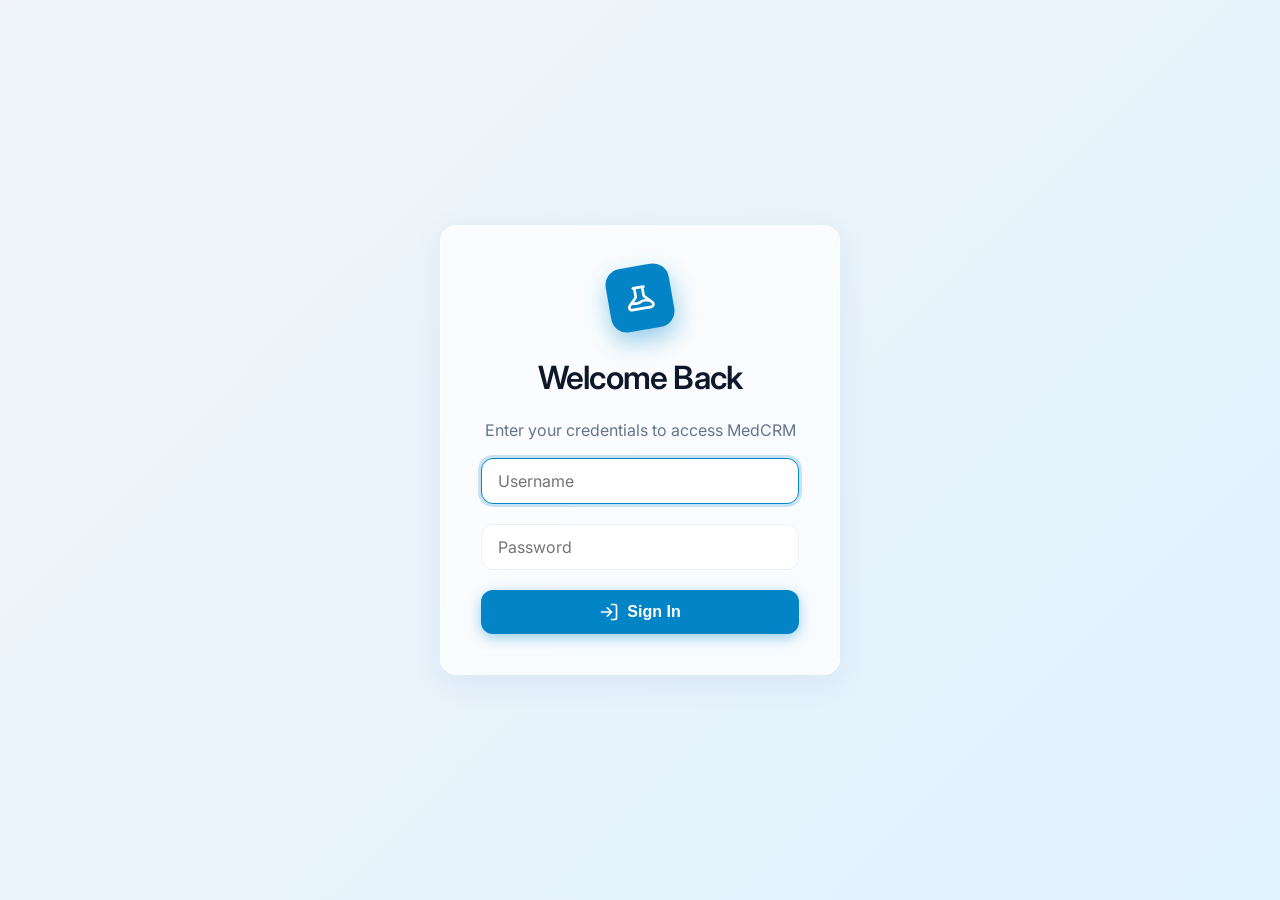
<file: frontend/index.html>
<!DOCTYPE html>
<html lang="en">
<head>
    <meta charset="UTF-8">
    <meta name="viewport" content="width=device-width, initial-scale=1.0, maximum-scale=1.0, user-scalable=no">
    <title>MedCRM - Login</title>
    <link rel="stylesheet" href="style.css">
</head>
<body>
    <div class="login-wrapper">
        <div class="login-card glass-panel">
            <div class="login-logo">
                <svg viewBox="0 0 24 24">
                    <path stroke-linecap="round" stroke-linejoin="round" d="M19.428 15.428a2 2 0 00-1.022-.547l-2.387-.477a6 6 0 00-3.86.517l-.318.158a6 6 0 01-3.86.517L6.05 15.21a2 2 0 00-1.806.547M8 4h8l-1 1v5.172a2 2 0 00.586 1.414l5 5c1.26 1.26.367 3.414-1.415 3.414H4.828c-1.782 0-2.674-2.154-1.414-3.414l5-5A2 2 0 009 10.172V5L8 4z"></path>
                </svg>
            </div>
            
            <h1>Welcome Back</h1>
            <p>Enter your credentials to access MedCRM</p>

            <form id="loginForm">
                <div class="form-group">
                    <input type="text" id="username" placeholder="Username" required autofocus>
                </div>
                <div class="form-group">
                    <input type="password" id="password" placeholder="Password" required>
                </div>
                <button type="submit" class="btn btn-primary" style="width: 100%;">
                    <svg width="20" height="20" viewBox="0 0 24 24" fill="none" stroke="currentColor" stroke-width="2" stroke-linecap="round" stroke-linejoin="round">
                        <path d="M15 3h4a2 2 0 0 1 2 2v14a2 2 0 0 1-2 2h-4"></path>
                        <polyline points="10 17 15 12 10 7"></polyline>
                        <line x1="15" y1="12" x2="3" y2="12"></line>
                    </svg>
                    Sign In
                </button>
            </form>
        </div>
    </div>
    
    <div id="toast-container" class="toast-container"></div>
    <script src="app.js?v=5"></script>
</body>
</html>
</file>
<file: frontend/style.css>
@import url('https://fonts.googleapis.com/css2?family=Inter:wght@300;400;500;600;700&display=swap');

:root {
  /* Medical Light Theme Colors */
  --primary: #0284c7; /* Sky 600 */
  --primary-hover: #0369a1; /* Sky 700 */
  --secondary: #38bdf8; /* Sky 400 */
  --accent-green: #10b981; /* Emerald 500 - for WhatsApp */
  --accent-green-hover: #059669; /* Emerald 600 */
  --accent-blue: #3b82f6; /* Blue 500 - for Call */
  --accent-blue-hover: #2563eb; /* Blue 600 */
  
  --bg-body: #f1f5f9; /* Slate 100 */
  --bg-surface: rgba(255, 255, 255, 0.75);
  --bg-surface-solid: #ffffff;
  
  --text-main: #0f172a; /* Slate 900 */
  --text-muted: #64748b; /* Slate 500 */
  --border-color: rgba(226, 232, 240, 0.6); /* Slate 200 translucent */
  
  --shadow-sm: 0 1px 2px 0 rgba(0, 0, 0, 0.05);
  --shadow-md: 0 4px 6px -1px rgba(0, 0, 0, 0.1), 0 2px 4px -1px rgba(0, 0, 0, 0.06);
  --shadow-lg: 0 10px 15px -3px rgba(0, 0, 0, 0.1), 0 4px 6px -2px rgba(0, 0, 0, 0.05);
  --shadow-glass: 0 8px 32px 0 rgba(31, 38, 135, 0.07);
  
  --radius-md: 12px;
  --radius-lg: 16px;
  --radius-full: 9999px;
  
  --transition: all 0.3s cubic-bezier(0.4, 0, 0.2, 1);
}

* {
  box-sizing: border-box;
  margin: 0;
  padding: 0;
}

body {
  font-family: 'Inter', sans-serif;
  background-color: var(--bg-body);
  color: var(--text-main);
  line-height: 1.5;
  -webkit-font-smoothing: antialiased;
  /* subtle animated gradient background for premium feel */
  background: linear-gradient(135deg, #f1f5f9 0%, #e0f2fe 100%);
  background-attachment: fixed;
  min-height: 100vh;
}

/* Glassmorphism Utilities */
.glass-panel {
  background: var(--bg-surface);
  backdrop-filter: blur(12px);
  -webkit-backdrop-filter: blur(12px);
  border: 1px solid rgba(255, 255, 255, 0.6);
  box-shadow: var(--shadow-glass);
  border-radius: var(--radius-lg);
}

.container {
  max-width: 1200px;
  margin: 0 auto;
  padding: 20px;
  padding-bottom: 80px; /* Space for bottom nav */
}

/* Typography */
h1, h2, h3 {
  font-weight: 600;
  color: var(--text-main);
  margin-bottom: 1rem;
}

h1 { font-size: 2rem; letter-spacing: -0.025em; }
h2 { font-size: 1.5rem; }

p { color: var(--text-muted); margin-bottom: 1rem; }

/* Layouts */
.header {
  display: flex;
  justify-content: space-between;
  align-items: center;
  padding: 16px 20px;
  margin-bottom: 30px;
  position: sticky;
  top: 10px;
  z-index: 100;
}

/* Forms & Inputs */
.form-group {
  margin-bottom: 1.25rem;
  position: relative;
}

.form-group label {
  display: block;
  font-size: 0.875rem;
  font-weight: 500;
  margin-bottom: 0.5rem;
  color: var(--text-main);
}

input, select, textarea {
  width: 100%;
  padding: 12px 16px;
  border: 1px solid var(--border-color);
  border-radius: var(--radius-md);
  background-color: rgba(255, 255, 255, 0.9);
  color: var(--text-main);
  font-family: inherit;
  font-size: 1rem;
  transition: var(--transition);
}

input:focus, select:focus, textarea:focus {
  outline: none;
  border-color: var(--primary);
  box-shadow: 0 0 0 3px rgba(2, 132, 199, 0.2);
  background-color: #fff;
}

/* Buttons */
.btn {
  display: inline-flex;
  align-items: center;
  justify-content: center;
  padding: 12px 24px;
  border: none;
  border-radius: var(--radius-md);
  font-weight: 600;
  font-size: 1rem;
  cursor: pointer;
  transition: var(--transition);
  text-decoration: none;
  gap: 8px;
}

.btn-primary {
  background-color: var(--primary);
  color: white;
  box-shadow: 0 4px 14px 0 rgba(2, 132, 199, 0.39);
}

.btn-primary:hover {
  background-color: var(--primary-hover);
  transform: translateY(-1px);
  box-shadow: 0 6px 20px rgba(2, 132, 199, 0.4);
}

.btn-secondary {
  background-color: white;
  color: var(--text-main);
  border: 1px solid var(--border-color);
}

.btn-secondary:hover {
  background-color: #f8fafc;
}

.btn-danger {
  background-color: #ef4444;
  color: white;
}

/* Quick Action Buttons for Leads */
.action-btn {
  padding: 8px 16px;
  border-radius: var(--radius-full);
  font-size: 0.875rem;
  font-weight: 500;
  border: none;
  display: inline-flex;
  align-items: center;
  gap: 6px;
  cursor: pointer;
  transition: var(--transition);
  color: white;
  text-decoration: none;
}

.action-btn.whatsapp {
  background-color: var(--accent-green);
  box-shadow: 0 4px 14px 0 rgba(16, 185, 129, 0.39);
}
.action-btn.whatsapp:hover { background-color: var(--accent-green-hover); transform: scale(1.05); }

.action-btn.call {
  background-color: var(--accent-blue);
  box-shadow: 0 4px 14px 0 rgba(59, 130, 246, 0.39);
}
.action-btn.call:hover { background-color: var(--accent-blue-hover); transform: scale(1.05); }

/* Lead Cards (Mobile First) */
.leads-grid {
  display: grid;
  grid-template-columns: repeat(auto-fill, minmax(300px, 1fr));
  gap: 20px;
}

.lead-card {
  padding: 20px;
  transition: var(--transition);
  position: relative;
  overflow: hidden;
  display: flex;
  flex-direction: column;
}

.lead-card:hover {
  transform: translateY(-4px);
  box-shadow: var(--shadow-lg);
}

.lead-card-header {
  display: flex;
  justify-content: space-between;
  align-items: flex-start;
  margin-bottom: 12px;
}

.lead-name {
  font-size: 1.125rem;
  font-weight: 600;
  color: var(--text-main);
  margin-bottom: 4px;
}

.lead-meta {
  font-size: 0.75rem;
  color: var(--text-muted);
  display: flex;
  gap: 8px;
  align-items: center;
}

.badge {
  padding: 4px 8px;
  border-radius: var(--radius-full);
  font-size: 0.7rem;
  font-weight: 600;
  text-transform: uppercase;
  letter-spacing: 0.05em;
}

.badge.new { background-color: #dbeafe; color: #1e40af; }
.badge.contacted { background-color: #fef3c7; color: #b45309; }

.lead-actions {
  display: flex;
  gap: 10px;
  margin-top: auto;
  padding-top: 16px;
  border-top: 1px solid var(--border-color);
}

/* Floating Action Button (FAB) */
.fab {
  position: fixed;
  bottom: 80px;
  right: 20px;
  width: 60px;
  height: 60px;
  border-radius: 50%;
  background-color: var(--primary);
  color: white;
  display: flex;
  align-items: center;
  justify-content: center;
  font-size: 24px;
  box-shadow: 0 10px 25px rgba(2, 132, 199, 0.5);
  cursor: pointer;
  transition: var(--transition);
  z-index: 1000;
  border: none;
}

.fab:hover {
  transform: scale(1.1) rotate(90deg);
}

/* Bottom Navigation */
.bottom-nav {
  position: fixed;
  bottom: 0;
  left: 0;
  right: 0;
  background: var(--bg-surface-solid);
  display: flex;
  justify-content: space-around;
  padding: 12px 0;
  box-shadow: 0 -4px 20px rgba(0,0,0,0.05);
  z-index: 999;
  border-top: 1px solid var(--border-color);
}

.nav-item {
  display: flex;
  flex-direction: column;
  align-items: center;
  color: var(--text-muted);
  text-decoration: none;
  font-size: 0.75rem;
  font-weight: 500;
  gap: 4px;
  transition: var(--transition);
  background: none;
  border: none;
  cursor: pointer;
}

.nav-item svg {
  width: 24px;
  height: 24px;
  stroke-width: 2;
  fill: none;
  stroke: currentColor;
}

.nav-item.active {
  color: var(--primary);
}

.nav-item:hover {
  color: var(--primary-hover);
}

/* Toast Notifications */
.toast-container {
  position: fixed;
  top: 20px;
  right: 20px;
  display: flex;
  flex-direction: column;
  gap: 10px;
  z-index: 9999;
}

.toast {
  background: white;
  color: var(--text-main);
  padding: 16px 24px;
  border-radius: var(--radius-md);
  box-shadow: var(--shadow-lg);
  display: flex;
  align-items: center;
  gap: 12px;
  transform: translateX(120%);
  animation: slideIn 0.3s forwards cubic-bezier(0.175, 0.885, 0.32, 1.275);
  border-left: 4px solid var(--primary);
}

.toast.success { border-left-color: var(--accent-green); }
.toast.error { border-left-color: #ef4444; }

@keyframes slideIn {
  to { transform: translateX(0); }
}

@keyframes slideOut {
  to { transform: translateX(120%); opacity: 0; }
}

/* Skeleton Loaders */
.skeleton {
  background: linear-gradient(90deg, #e2e8f0 25%, #f1f5f9 50%, #e2e8f0 75%);
  background-size: 200% 100%;
  animation: loading 1.5s infinite;
  border-radius: 4px;
}

.skeleton-text { height: 16px; margin-bottom: 8px; width: 100%; }
.skeleton-text.short { width: 60%; }
.skeleton-avatar { width: 40px; height: 40px; border-radius: 50%; }

@keyframes loading {
  0% { background-position: 200% 0; }
  100% { background-position: -200% 0; }
}

/* Modals */
.modal-overlay {
  position: fixed;
  top: 0; left: 0; right: 0; bottom: 0;
  background: rgba(15, 23, 42, 0.4);
  backdrop-filter: blur(4px);
  display: flex;
  align-items: center;
  justify-content: center;
  z-index: 2000;
  opacity: 0;
  pointer-events: none;
  transition: var(--transition);
}

.modal-overlay.active {
  opacity: 1;
  pointer-events: auto;
}

.modal-content {
  background: white;
  width: 90%;
  max-width: 500px;
  border-radius: var(--radius-lg);
  padding: 30px;
  box-shadow: var(--shadow-lg);
  transform: translateY(20px) scale(0.95);
  transition: var(--transition);
  max-height: 90vh;
  overflow-y: auto;
}

.modal-overlay.active .modal-content {
  transform: translateY(0) scale(1);
}

.modal-header {
  display: flex;
  justify-content: space-between;
  align-items: center;
  margin-bottom: 20px;
}

.close-btn {
  background: none;
  border: none;
  font-size: 1.5rem;
  color: var(--text-muted);
  cursor: pointer;
}

/* Tables for Admin */
.table-container {
  overflow-x: auto;
  border-radius: var(--radius-md);
  box-shadow: var(--shadow-sm);
  background: white;
  margin-bottom: 20px;
}

table {
  width: 100%;
  border-collapse: collapse;
  text-align: left;
}

th, td {
  padding: 16px;
  border-bottom: 1px solid var(--border-color);
}

th {
  background-color: #f8fafc;
  font-weight: 600;
  color: var(--text-muted);
  font-size: 0.875rem;
  text-transform: uppercase;
  letter-spacing: 0.05em;
}

tbody tr:hover {
  background-color: #f1f5f9;
}

/* Chat AI */
.chat-window {
  height: 300px;
  overflow-y: auto;
  border: 1px solid var(--border-color);
  border-radius: var(--radius-md);
  padding: 16px;
  margin-bottom: 16px;
  background: #f8fafc;
  display: flex;
  flex-direction: column;
  gap: 12px;
}

.chat-msg {
  padding: 10px 14px;
  border-radius: var(--radius-md);
  max-width: 80%;
  font-size: 0.9rem;
}

.chat-msg.user {
  background: var(--primary);
  color: white;
  align-self: flex-end;
  border-bottom-right-radius: 4px;
}

.chat-msg.ai {
  background: white;
  border: 1px solid var(--border-color);
  color: var(--text-main);
  align-self: flex-start;
  border-bottom-left-radius: 4px;
}

/* Login Page Specific */
.login-wrapper {
  display: flex;
  align-items: center;
  justify-content: center;
  min-height: 100vh;
  padding: 20px;
}

.login-card {
  width: 100%;
  max-width: 400px;
  padding: 40px;
  text-align: center;
}

.login-logo {
  width: 64px;
  height: 64px;
  background: var(--primary);
  border-radius: 16px;
  display: flex;
  align-items: center;
  justify-content: center;
  margin: 0 auto 24px;
  color: white;
  transform: rotate(-10deg);
  box-shadow: 0 10px 25px rgba(2, 132, 199, 0.4);
}

.login-logo svg {
  width: 32px;
  height: 32px;
  fill: none;
  stroke: currentColor;
  stroke-width: 2;
}

/* Hide admin links by default in dashboard */
.admin-only {
  display: none !important;
}

/* Mobile specific fixes */
@media (max-width: 600px) {
  .header {
    flex-direction: column;
    gap: 10px;
    align-items: flex-start;
  }
}
</file>
